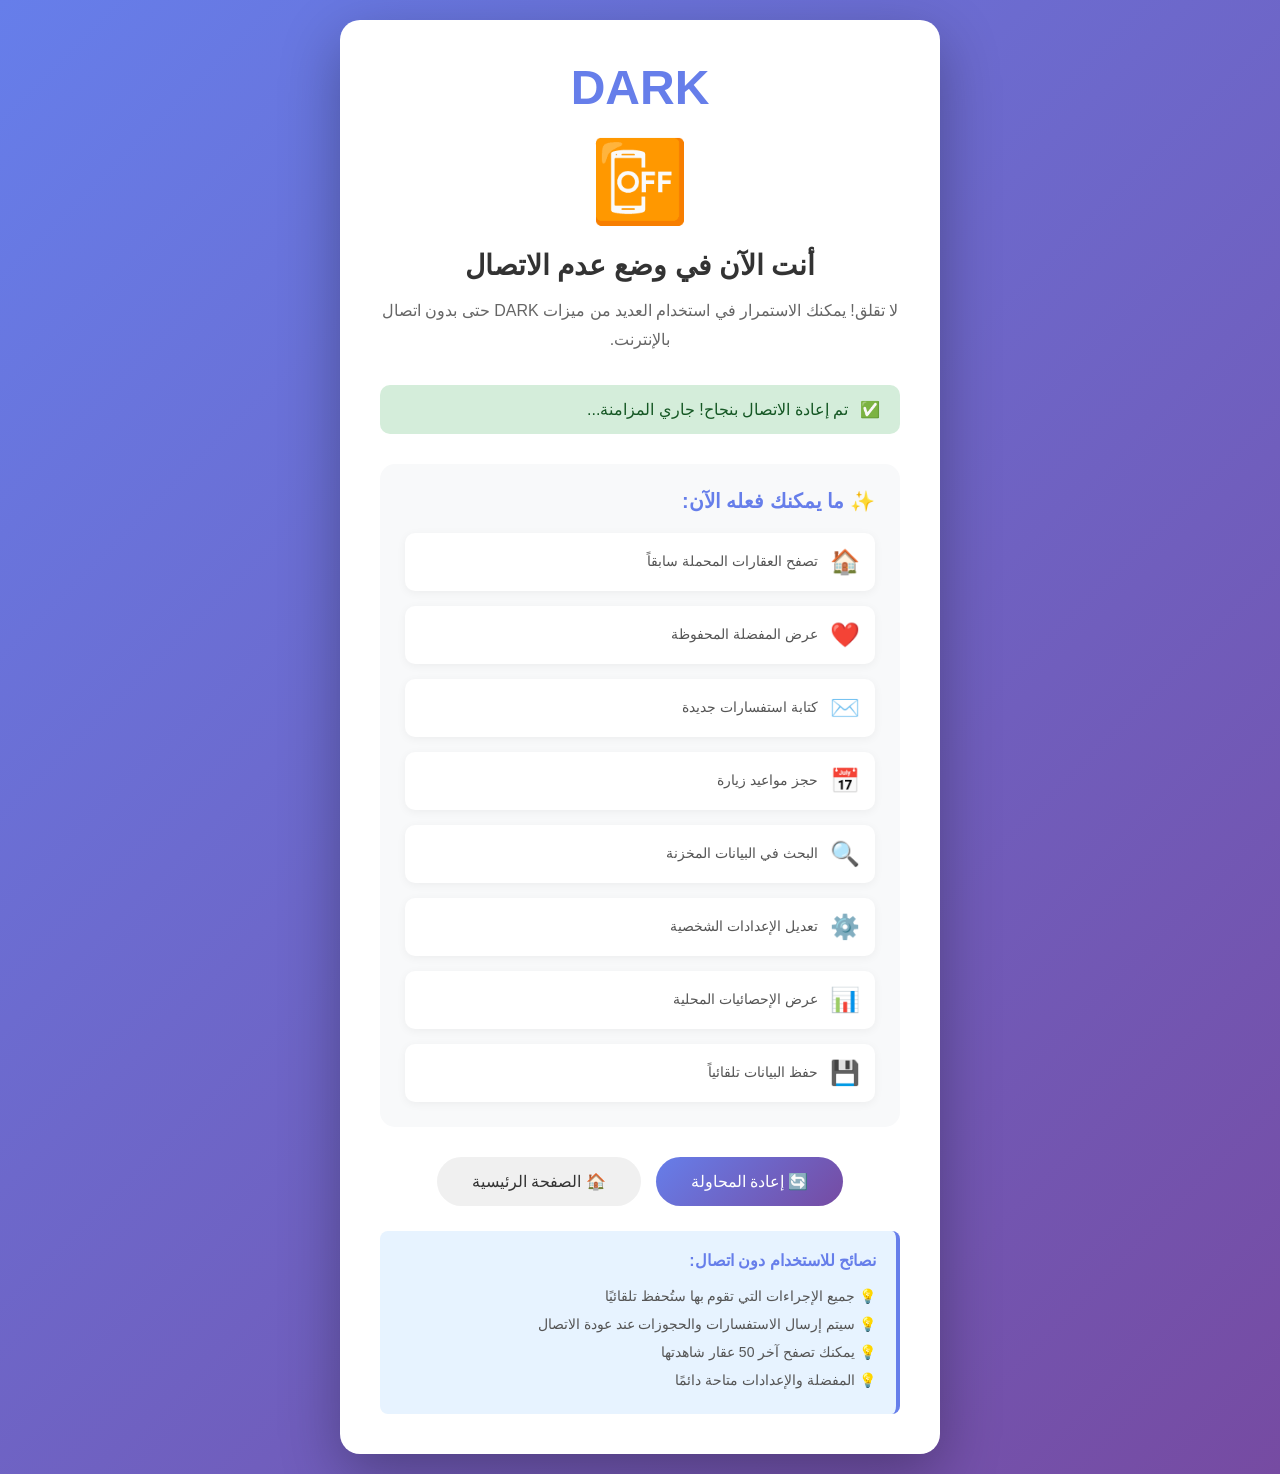
<file: offline.html>
<!DOCTYPE html>
<html lang="ar" dir="rtl">
<head>
    <meta charset="UTF-8">
    <meta name="viewport" content="width=device-width, initial-scale=1.0">
    <title>DARK - وضع عدم الاتصال</title>
    <style>
        * {
            margin: 0;
            padding: 0;
            box-sizing: border-box;
        }

        body {
            font-family: 'Segoe UI', Tahoma, Geneva, Verdana, sans-serif;
            background: linear-gradient(135deg, #667eea 0%, #764ba2 100%);
            min-height: 100vh;
            display: flex;
            justify-content: center;
            align-items: center;
            padding: 20px;
        }

        .offline-card {
            background: white;
            border-radius: 20px;
            padding: 40px;
            max-width: 600px;
            width: 100%;
            box-shadow: 0 20px 60px rgba(0,0,0,0.3);
            text-align: center;
        }

        .logo {
            font-size: 48px;
            font-weight: bold;
            color: #667eea;
            margin-bottom: 20px;
        }

        .icon {
            font-size: 80px;
            margin: 20px 0;
        }

        h1 {
            color: #333;
            margin-bottom: 15px;
            font-size: 28px;
        }

        p {
            color: #666;
            margin-bottom: 30px;
            line-height: 1.8;
            font-size: 16px;
        }

        .features {
            background: #f8f9fa;
            border-radius: 15px;
            padding: 25px;
            margin: 30px 0;
            text-align: right;
        }

        .features h2 {
            color: #667eea;
            margin-bottom: 20px;
            font-size: 20px;
        }

        .feature-grid {
            display: grid;
            grid-template-columns: repeat(auto-fit, minmax(250px, 1fr));
            gap: 15px;
        }

        .feature-item {
            background: white;
            padding: 15px;
            border-radius: 10px;
            display: flex;
            align-items: center;
            gap: 12px;
            box-shadow: 0 2px 10px rgba(0,0,0,0.05);
        }

        .feature-icon {
            font-size: 24px;
            flex-shrink: 0;
        }

        .feature-text {
            color: #555;
            font-size: 14px;
            line-height: 1.4;
        }

        .btn-container {
            display: flex;
            gap: 15px;
            justify-content: center;
            flex-wrap: wrap;
            margin-top: 30px;
        }

        .btn {
            background: linear-gradient(135deg, #667eea 0%, #764ba2 100%);
            color: white;
            border: none;
            padding: 15px 35px;
            border-radius: 50px;
            font-size: 16px;
            cursor: pointer;
            transition: all 0.3s ease;
            text-decoration: none;
            display: inline-block;
        }

        .btn:hover {
            transform: translateY(-2px);
            box-shadow: 0 10px 20px rgba(102, 126, 234, 0.4);
        }

        .btn-secondary {
            background: #f0f0f0;
            color: #333;
        }

        .status-bar {
            background: #fff3cd;
            color: #856404;
            padding: 15px 20px;
            border-radius: 10px;
            margin-bottom: 25px;
            display: flex;
            align-items: center;
            gap: 12px;
        }

        .status-bar.connected {
            background: #d4edda;
            color: #155724;
        }

        .tips {
            background: #e7f3ff;
            border-right: 4px solid #667eea;
            padding: 20px;
            border-radius: 8px;
            margin-top: 25px;
            text-align: right;
        }

        .tips h3 {
            color: #667eea;
            margin-bottom: 12px;
            font-size: 16px;
        }

        .tips ul {
            list-style: none;
            color: #555;
        }

        .tips li {
            padding: 6px 0;
            font-size: 14px;
        }

        .tips li:before {
            content: "💡 ";
        }

        @media (max-width: 600px) {
            .offline-card {
                padding: 25px;
            }

            .logo {
                font-size: 36px;
            }

            .icon {
                font-size: 60px;
            }

            h1 {
                font-size: 22px;
            }

            .feature-grid {
                grid-template-columns: 1fr;
            }
        }
    </style>
</head>
<body>
    <div class="offline-card">
        <div class="logo">DARK</div>
        
        <div class="icon">📴</div>
        
        <h1>أنت الآن في وضع عدم الاتصال</h1>
        
        <p>لا تقلق! يمكنك الاستمرار في استخدام العديد من ميزات DARK حتى بدون اتصال بالإنترنت.</p>
        
        <div class="status-bar" id="statusBar">
            <span>⚠️</span>
            <span>لا يوجد اتصال بالإنترنت. سيتم حفظ إجراءاتك محليًا ومزامنتها عند عودة الاتصال.</span>
        </div>
        
        <div class="features">
            <h2>✨ ما يمكنك فعله الآن:</h2>
            
            <div class="feature-grid">
                <div class="feature-item">
                    <span class="feature-icon">🏠</span>
                    <span class="feature-text">تصفح العقارات المحملة سابقاً</span>
                </div>
                
                <div class="feature-item">
                    <span class="feature-icon">❤️</span>
                    <span class="feature-text">عرض المفضلة المحفوظة</span>
                </div>
                
                <div class="feature-item">
                    <span class="feature-icon">✉️</span>
                    <span class="feature-text">كتابة استفسارات جديدة</span>
                </div>
                
                <div class="feature-item">
                    <span class="feature-icon">📅</span>
                    <span class="feature-text">حجز مواعيد زيارة</span>
                </div>
                
                <div class="feature-item">
                    <span class="feature-icon">🔍</span>
                    <span class="feature-text">البحث في البيانات المخزنة</span>
                </div>
                
                <div class="feature-item">
                    <span class="feature-icon">⚙️</span>
                    <span class="feature-text">تعديل الإعدادات الشخصية</span>
                </div>
                
                <div class="feature-item">
                    <span class="feature-icon">📊</span>
                    <span class="feature-text">عرض الإحصائيات المحلية</span>
                </div>
                
                <div class="feature-item">
                    <span class="feature-icon">💾</span>
                    <span class="feature-text">حفظ البيانات تلقائياً</span>
                </div>
            </div>
        </div>
        
        <div class="btn-container">
            <button class="btn" onclick="retryConnection()">🔄 إعادة المحاولة</button>
            <a href="/" class="btn btn-secondary">🏠 الصفحة الرئيسية</a>
        </div>
        
        <div class="tips">
            <h3>نصائح للاستخدام دون اتصال:</h3>
            <ul>
                <li>جميع الإجراءات التي تقوم بها ستُحفظ تلقائيًا</li>
                <li>سيتم إرسال الاستفسارات والحجوزات عند عودة الاتصال</li>
                <li>يمكنك تصفح آخر 50 عقار شاهدتها</li>
                <li>المفضلة والإعدادات متاحة دائمًا</li>
            </ul>
        </div>
    </div>

    <script>
        // التحقق من حالة الاتصال
        function updateStatus() {
            const statusBar = document.getElementById('statusBar');
            const isOnline = navigator.onLine;
            
            if (isOnline) {
                statusBar.className = 'status-bar connected';
                statusBar.innerHTML = '<span>✅</span><span>تم إعادة الاتصال بنجاح! جاري المزامنة...</span>';
                
                // محاولة إعادة التحميل بعد ثانية
                setTimeout(() => {
                    window.location.reload();
                }, 1500);
            } else {
                statusBar.className = 'status-bar';
                statusBar.innerHTML = '<span>⚠️</span><span>لا يوجد اتصال بالإنترنت. سيتم حفظ إجراءاتك محليًا ومزامنتها عند عودة الاتصال.</span>';
            }
        }

        function retryConnection() {
            const btn = event.target;
            const originalText = btn.textContent;
            btn.textContent = '⏳ جاري التحقق...';
            btn.disabled = true;
            
            setTimeout(() => {
                updateStatus();
                btn.textContent = originalText;
                btn.disabled = false;
            }, 2000);
        }

        // مستمعي الأحداث
        window.addEventListener('online', updateStatus);
        window.addEventListener('offline', updateStatus);

        // التحقق الأولي
        updateStatus();

        // التحقق كل 5 ثواني
        setInterval(updateStatus, 5000);

        // تسجيل Service Worker إذا كان متاحًا
        if ('serviceWorker' in navigator) {
            navigator.serviceWorker.register('/assets/js/service-worker.js')
                .then(registration => {
                    console.log('Service Worker registered:', registration);
                })
                .catch(error => {
                    console.log('Service Worker registration failed:', error);
                });
        }
    </script>
</body>
</html>
</file>
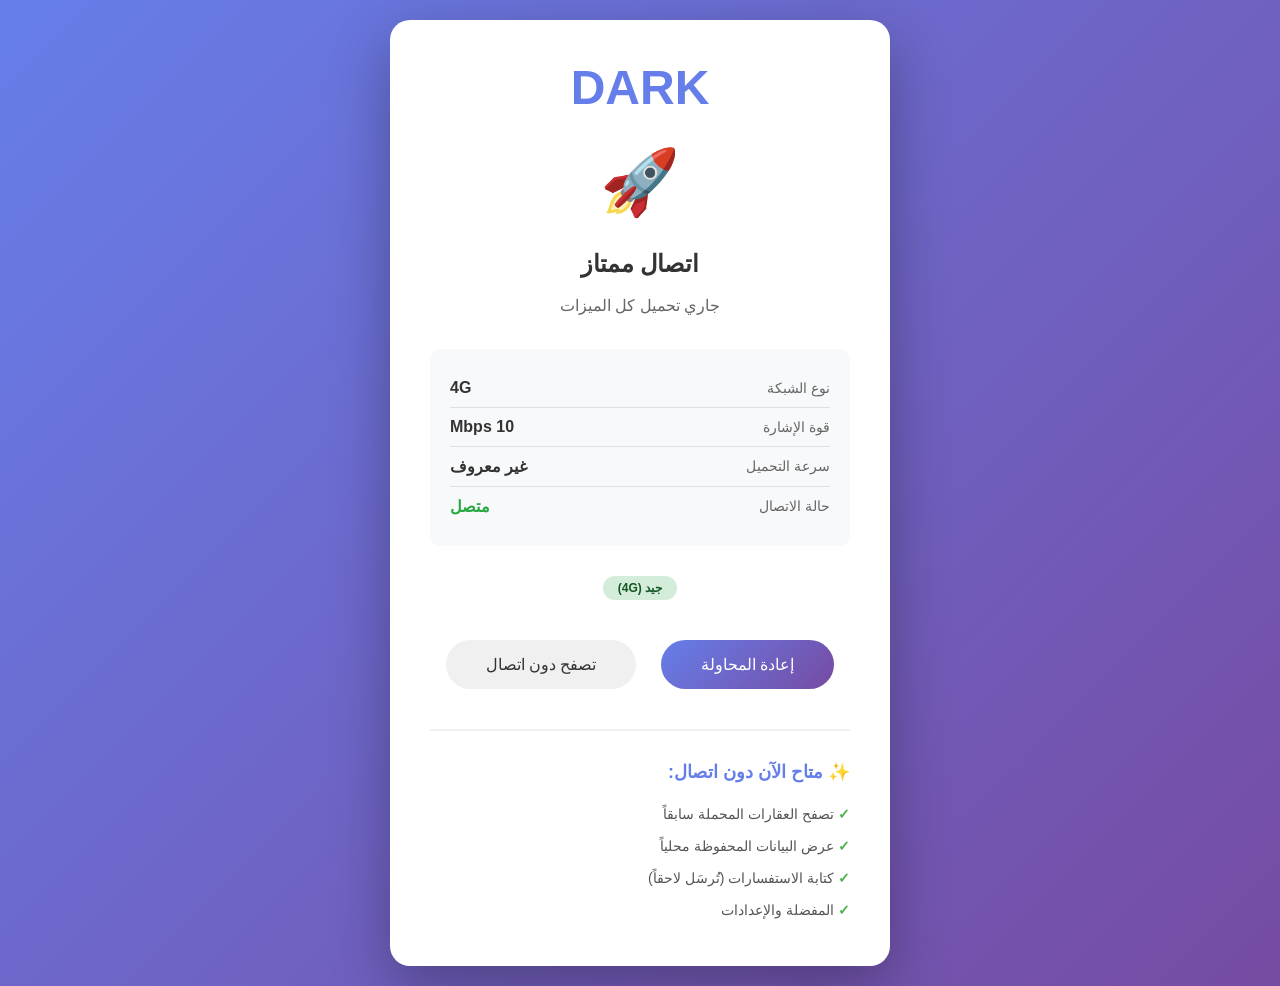
<file: assets/network-status.html>
<!DOCTYPE html>
<html lang="ar" dir="rtl">
<head>
    <meta charset="UTF-8">
    <meta name="viewport" content="width=device-width, initial-scale=1.0">
    <title>DARK - شبكة الخدمة</title>
    <style>
        * {
            margin: 0;
            padding: 0;
            box-sizing: border-box;
        }

        body {
            font-family: 'Segoe UI', Tahoma, Geneva, Verdana, sans-serif;
            background: linear-gradient(135deg, #667eea 0%, #764ba2 100%);
            min-height: 100vh;
            display: flex;
            justify-content: center;
            align-items: center;
            padding: 20px;
        }

        .status-card {
            background: white;
            border-radius: 20px;
            padding: 40px;
            max-width: 500px;
            width: 100%;
            box-shadow: 0 20px 60px rgba(0,0,0,0.3);
            text-align: center;
        }

        .logo {
            font-size: 48px;
            font-weight: bold;
            color: #667eea;
            margin-bottom: 10px;
        }

        .status-icon {
            font-size: 64px;
            margin: 30px 0;
            animation: pulse 2s infinite;
        }

        @keyframes pulse {
            0%, 100% { opacity: 1; transform: scale(1); }
            50% { opacity: 0.7; transform: scale(1.05); }
        }

        .status-text {
            font-size: 24px;
            color: #333;
            margin-bottom: 15px;
        }

        .status-detail {
            font-size: 16px;
            color: #666;
            margin-bottom: 30px;
            line-height: 1.6;
        }

        .network-info {
            background: #f8f9fa;
            border-radius: 10px;
            padding: 20px;
            margin: 20px 0;
        }

        .network-item {
            display: flex;
            justify-content: space-between;
            align-items: center;
            padding: 10px 0;
            border-bottom: 1px solid #e0e0e0;
        }

        .network-item:last-child {
            border-bottom: none;
        }

        .network-label {
            color: #666;
            font-size: 14px;
        }

        .network-value {
            font-weight: bold;
            color: #333;
        }

        .btn {
            background: linear-gradient(135deg, #667eea 0%, #764ba2 100%);
            color: white;
            border: none;
            padding: 15px 40px;
            border-radius: 50px;
            font-size: 16px;
            cursor: pointer;
            transition: all 0.3s ease;
            margin: 10px;
        }

        .btn:hover {
            transform: translateY(-2px);
            box-shadow: 0 10px 20px rgba(102, 126, 234, 0.4);
        }

        .btn-secondary {
            background: #f0f0f0;
            color: #333;
        }

        .offline-features {
            text-align: right;
            margin-top: 30px;
            padding-top: 30px;
            border-top: 2px solid #f0f0f0;
        }

        .offline-features h3 {
            color: #667eea;
            margin-bottom: 15px;
            font-size: 18px;
        }

        .feature-list {
            list-style: none;
        }

        .feature-list li {
            padding: 8px 0;
            color: #555;
            font-size: 14px;
        }

        .feature-list li:before {
            content: "✓ ";
            color: #4CAF50;
            font-weight: bold;
        }

        .connection-quality {
            display: inline-block;
            padding: 5px 15px;
            border-radius: 20px;
            font-size: 12px;
            font-weight: bold;
            margin-top: 10px;
        }

        .quality-good {
            background: #d4edda;
            color: #155724;
        }

        .quality-medium {
            background: #fff3cd;
            color: #856404;
        }

        .quality-poor {
            background: #f8d7da;
            color: #721c24;
        }
    </style>
</head>
<body>
    <div class="status-card">
        <div class="logo">DARK</div>
        
        <div class="status-icon" id="statusIcon">📡</div>
        
        <h1 class="status-text" id="statusText">جاري الاتصال...</h1>
        
        <p class="status-detail" id="statusDetail">نتحقق من حالة الشبكة لتحسين تجربتك</p>
        
        <div class="network-info" id="networkInfo" style="display: none;">
            <div class="network-item">
                <span class="network-label">نوع الشبكة</span>
                <span class="network-value" id="networkType">-</span>
            </div>
            <div class="network-item">
                <span class="network-label">قوة الإشارة</span>
                <span class="network-value" id="signalStrength">-</span>
            </div>
            <div class="network-item">
                <span class="network-label">سرعة التحميل</span>
                <span class="network-value" id="downloadSpeed">-</span>
            </div>
            <div class="network-item">
                <span class="network-label">حالة الاتصال</span>
                <span class="network-value" id="onlineStatus">-</span>
            </div>
        </div>
        
        <div id="qualityBadge"></div>
        
        <div style="margin-top: 30px;">
            <button class="btn" onclick="retryConnection()" id="retryBtn">إعادة المحاولة</button>
            <button class="btn btn-secondary" onclick="continueOffline()">تصفح دون اتصال</button>
        </div>
        
        <div class="offline-features">
            <h3>✨ متاح الآن دون اتصال:</h3>
            <ul class="feature-list">
                <li>تصفح العقارات المحملة سابقاً</li>
                <li>عرض البيانات المحفوظة محلياً</li>
                <li>كتابة الاستفسارات (تُرسَل لاحقاً)</li>
                <li>المفضلة والإعدادات</li>
            </ul>
        </div>
    </div>

    <script>
        // Network detection and optimization
        let connectionType = 'unknown';
        let isOnline = navigator.onLine;

        function updateNetworkStatus() {
            const statusIcon = document.getElementById('statusIcon');
            const statusText = document.getElementById('statusText');
            const statusDetail = document.getElementById('statusDetail');
            const networkInfo = document.getElementById('networkInfo');
            const qualityBadge = document.getElementById('qualityBadge');

            if (!isOnline) {
                statusIcon.textContent = '📴';
                statusText.textContent = 'لا يوجد اتصال بالإنترنت';
                statusDetail.textContent = 'يمكنك الاستمرار في تصفح المحتوى المحفوظ محلياً';
                qualityBadge.innerHTML = '<span class="connection-quality quality-poor">دون اتصال</span>';
                networkInfo.style.display = 'block';
                document.getElementById('onlineStatus').textContent = 'متقطع';
                document.getElementById('onlineStatus').style.color = '#dc3545';
            } else {
                // Detect connection type
                if ('connection' in navigator) {
                    const conn = navigator.connection;
                    connectionType = conn.effectiveType || 'unknown';
                    
                    let qualityClass = 'quality-good';
                    let qualityText = 'جيد';
                    
                    if (connectionType === 'slow-2g' || connectionType === '2g') {
                        qualityClass = 'quality-poor';
                        qualityText = 'ضعيف جداً';
                        statusIcon.textContent = '📶';
                        statusText.textContent = 'شبكة ضعيفة';
                        statusDetail.textContent = 'جاري تحسين المحتوى للشبكات البطيئة';
                    } else if (connectionType === '3g') {
                        qualityClass = 'quality-medium';
                        qualityText = 'متوسط';
                        statusIcon.textContent = '📡';
                        statusText.textContent = 'شبكة متوسطة السرعة';
                        statusDetail.textContent = 'جاري تحميل النسخة المحسنة';
                    } else {
                        statusIcon.textContent = '🚀';
                        statusText.textContent = 'اتصال ممتاز';
                        statusDetail.textContent = 'جاري تحميل كل الميزات';
                    }
                    
                    qualityBadge.innerHTML = `<span class="connection-quality ${qualityClass}">${qualityText} (${connectionType.toUpperCase()})</span>`;
                    
                    document.getElementById('networkType').textContent = connectionType.toUpperCase();
                    document.getElementById('signalStrength').textContent = conn.downlink ? `${conn.downlink} Mbps` : 'غير معروف';
                    document.getElementById('downloadSpeed').textContent = conn.rtt ? `${conn.rtt}ms` : 'غير معروف';
                    document.getElementById('onlineStatus').textContent = 'متصل';
                    document.getElementById('onlineStatus').style.color = '#28a745';
                } else {
                    statusIcon.textContent = '🌐';
                    statusText.textContent = 'متصل بالإنترنت';
                    statusDetail.textContent = 'جاري تحميل المحتوى الكامل';
                    qualityBadge.innerHTML = '<span class="connection-quality quality-good">متصل</span>';
                }
                
                networkInfo.style.display = 'block';
            }
        }

        function retryConnection() {
            const btn = document.getElementById('retryBtn');
            btn.textContent = 'جاري التحقق...';
            btn.disabled = true;
            
            setTimeout(() => {
                isOnline = navigator.onLine;
                updateNetworkStatus();
                btn.textContent = 'إعادة المحاولة';
                btn.disabled = false;
            }, 2000);
        }

        function continueOffline() {
            alert('سيتم تحويلك إلى وضع التصفح دون اتصال. يمكنك الوصول إلى المحتوى المحفوظ محلياً.');
            // Here you would redirect to offline mode or load cached content
        }

        // Event listeners
        window.addEventListener('online', () => {
            isOnline = true;
            updateNetworkStatus();
        });

        window.addEventListener('offline', () => {
            isOnline = false;
            updateNetworkStatus();
        });

        // Initial check
        updateNetworkStatus();

        // Auto-refresh every 10 seconds
        setInterval(updateNetworkStatus, 10000);
    </script>
</body>
</html>
</file>
